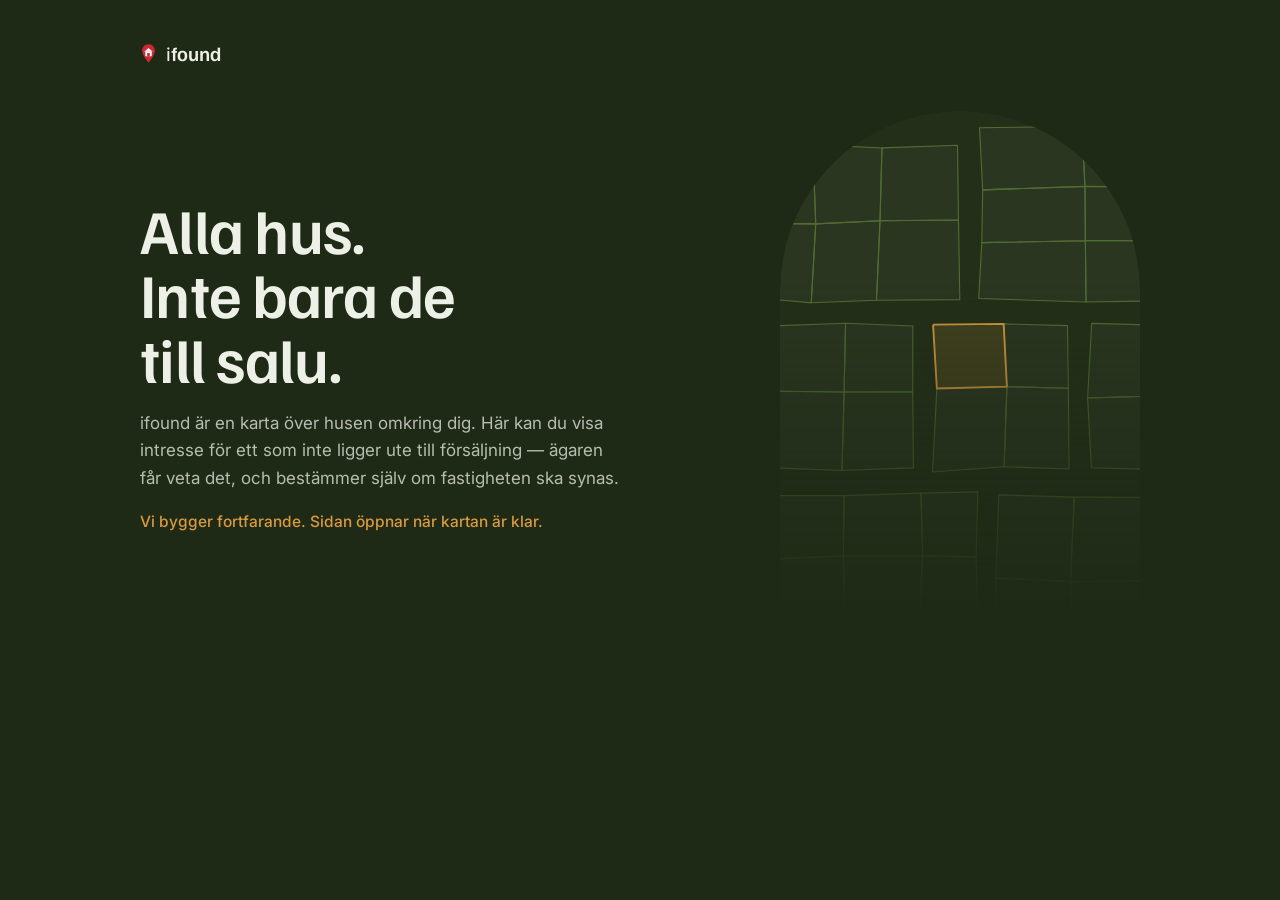
<file: vanta.html>
<!DOCTYPE html>
<html lang="sv">
<head>
<meta charset="UTF-8" />
<title>ifound</title>
<meta name="robots" content="noindex, nofollow" />
<meta name="viewport" content="width=device-width, initial-scale=1.0, viewport-fit=cover" />
<meta name="description" content="ifound är en karta över husen omkring dig, där du kan visa intresse för hus som inte är till salu. Sidan öppnar när kartan är klar." />
<meta name="theme-color" content="#1F2A16" />
<link rel="icon" href="favicon.svg" type="image/svg+xml" />
<link rel="apple-touch-icon" href="apple-touch-icon.png" />
<link rel="preconnect" href="https://fonts.googleapis.com" />
<link rel="preconnect" href="https://fonts.gstatic.com" crossorigin />
<link href="https://fonts.googleapis.com/css2?family=Inter:wght@400;500&family=Familjen+Grotesk:wght@400;500;600&display=swap" rel="stylesheet" />
<style>
  :root{
    --green-900:#1F2A16;
    --green-800:#26331B;
    --green-600:#526D33;
    --honey:#D99A3E;
    --paper:#EDF0E7;
  }
  *{box-sizing:border-box}
  html,body{margin:0;padding:0}
  body{
    background:var(--green-900);
    color:var(--paper);
    font-family:"Inter",system-ui,-apple-system,sans-serif;
    -webkit-font-smoothing:antialiased;
    min-height:100svh;
    display:flex;
    flex-direction:column;
  }
  .wrap{
    width:100%;
    max-width:1080px;
    margin:0 auto;
    padding:28px 16px 56px;
    flex:1;
    display:flex;
    flex-direction:column;
  }

  /* --- logotyp --- */
  .mark{display:flex;align-items:center;gap:9px}
  .mark svg{display:block}
  .mark span{
    font-family:"Familjen Grotesk",system-ui,sans-serif;
    font-size:20px;font-weight:400;letter-spacing:-.005em;
  }
  .mark em{font-style:normal;font-weight:600}

  /* --- komposition --- */
  main{
    flex:1;
    display:flex;
    flex-direction:column;
    gap:34px;
    margin-top:38px;
  }
  main,.copy,.art,.wrap{min-width:0}
  .art{width:100%;max-width:min(300px,80%);align-self:center}
  .art svg{display:block;width:100%;max-width:100%;height:auto}

  h1{
    font-family:"Familjen Grotesk",system-ui,sans-serif;
    font-weight:600;
    font-size:clamp(2.3rem,8.5vw,3.9rem);
    line-height:1.03;
    letter-spacing:-.012em;
    margin:0 0 20px;
    max-width:none;
  }
  .lede{
    margin:0 0 18px;
    font-size:17px;
    line-height:1.62;
    color:rgba(237,240,231,.74);
    max-width:44ch;
  }
  .status{
    margin:0;
    font-size:15.5px;
    font-weight:500;
    line-height:1.55;
    color:var(--honey);
    max-width:48ch;
  }

  /* --- ritningen --- */
  .parcel{fill:rgba(237,240,231,.035);stroke:var(--green-600);stroke-width:1.1;vector-effect:non-scaling-stroke}
  .found-fill{fill:var(--honey);opacity:.17}
  .found-line{fill:none;stroke:var(--honey);stroke-width:2.1;stroke-linejoin:round}
  .archface{fill:#232F19}

  @media (prefers-reduced-motion:no-preference){
    .found-line{stroke-dasharray:330;stroke-dashoffset:330;animation:draw 1.4s cubic-bezier(.3,.7,.3,1) .45s forwards}
    .found-fill{opacity:0;animation:glow .9s ease-out 1.5s forwards}
    @keyframes draw{to{stroke-dashoffset:0}}
    @keyframes glow{to{opacity:.17}}
  }

  @media (min-width:800px){
    .wrap{padding:40px 40px 72px}
    main{
      display:grid;
      grid-template-columns:1.08fr .78fr;
      align-items:start;
      gap:64px;
      margin-top:min(13vh,120px);
    }
    .copy{order:1;padding-top:14px}
    .art{order:2;max-width:360px;align-self:start;justify-self:end;margin-top:-72px}
  }
</style>
</head>
<body>
  <div class="wrap">
    <a class="mark" href="#" aria-label="ifound" style="text-decoration:none;color:inherit;pointer-events:none">
      <svg width="17" height="21" viewBox="0 0 64 78" fill="none" aria-hidden="true"><path d="M32 4C18 4 8 15 8 28C8 46 32 74 32 74S56 46 56 28C56 15 46 4 32 4Z" fill="#CC2936"/><polygon points="16,32 32,18 48,32" fill="#fff"/><rect x="20" y="32" width="24" height="17" rx="1.5" fill="#fff"/><rect x="27" y="37" width="10" height="12" rx="1" fill="#CC2936"/></svg>
      <span>i<em>found</em></span>
    </a>

    <main>
      <div class="art" aria-hidden="true">
        <svg viewBox="0 0 400 560" xmlns="http://www.w3.org/2000/svg">
          <defs>
            <clipPath id="arch">
              <path d="M0,560 L0,200 A200,200 0 0 1 400,200 L400,560 Z"/>
            </clipPath>
            <linearGradient id="fade" x1="0" y1="0" x2="0" y2="1">
              <stop offset="0" stop-color="#fff" stop-opacity="1"/>
              <stop offset=".34" stop-color="#fff" stop-opacity="1"/>
              <stop offset="1" stop-color="#fff" stop-opacity="0"/>
            </linearGradient>
            <mask id="softbottom"><rect width="400" height="560" fill="url(#fade)"/></mask>
          </defs>
          <g clip-path="url(#arch)">
            <g mask="url(#softbottom)">
              <path class="archface" d="M0,560 L0,200 A200,200 0 0 1 400,200 L400,560 Z"/>
              <path class="parcel" d="M-29.4,38.0 L36.4,37.4 L39.7,125.4 L-29.9,125.0 Z"/>
              <path class="parcel" d="M-29.9,125.0 L39.7,125.4 L34.7,213.1 L-28.1,207.4 Z"/>
              <path class="parcel" d="M36.4,37.4 L113.3,41.0 L111.1,121.9 L39.7,125.4 Z"/>
              <path class="parcel" d="M39.7,125.4 L111.1,121.9 L107.2,210.2 L34.7,213.1 Z"/>
              <path class="parcel" d="M113.3,41.0 L197.2,38.0 L198.3,121.1 L111.1,121.9 Z"/>
              <path class="parcel" d="M111.1,121.9 L198.3,121.1 L199.8,209.6 L107.2,210.2 Z"/>
              <path class="parcel" d="M221.7,18.6 L335.7,17.2 L338.8,83.8 L225.2,87.6 Z"/>
              <path class="parcel" d="M225.2,87.6 L338.8,83.8 L339.3,144.2 L224.2,146.2 Z"/>
              <path class="parcel" d="M224.2,146.2 L339.3,144.2 L340.0,212.2 L220.8,208.3 Z"/>
              <path class="parcel" d="M335.7,17.2 L428.8,18.1 L434.6,84.3 L338.8,83.8 Z"/>
              <path class="parcel" d="M338.8,83.8 L434.6,84.3 L435.1,144.2 L339.3,144.2 Z"/>
              <path class="parcel" d="M339.3,144.2 L435.1,144.2 L429.3,210.8 L340.0,212.2 Z"/>
              <path class="parcel" d="M-37.0,239.7 L72.8,235.9 L71.2,312.2 L-42.4,311.0 Z"/>
              <path class="parcel" d="M-42.4,311.0 L71.2,312.2 L68.9,399.5 L-42.6,395.2 Z"/>
              <path class="parcel" d="M72.8,235.9 L147.6,238.9 L147.5,312.1 L71.2,312.2 Z"/>
              <path class="parcel" d="M71.2,312.2 L147.5,312.1 L148.2,396.5 L68.9,399.5 Z"/>
              <path class="parcel" d="M174.3,308.3 L252.1,306.3 L249.0,395.3 L169.4,401.1 Z"/>
              <path class="parcel" d="M248.5,236.5 L319.4,238.5 L320.4,308.1 L252.1,306.3 Z"/>
              <path class="parcel" d="M252.1,306.3 L320.4,308.1 L321.2,397.7 L249.0,395.3 Z"/>
              <path class="parcel" d="M346.3,236.0 L482.0,239.5 L486.8,314.4 L341.8,318.9 Z"/>
              <path class="parcel" d="M341.8,318.9 L486.8,314.4 L486.9,400.4 L346.0,396.4 Z"/>
              <path class="parcel" d="M-21.7,427.3 L71.1,427.4 L70.5,494.5 L-21.6,498.3 Z"/>
              <path class="parcel" d="M-21.6,498.3 L70.5,494.5 L73.6,608.3 L-19.4,604.7 Z"/>
              <path class="parcel" d="M71.1,427.4 L156.6,424.6 L158.5,494.3 L70.5,494.5 Z"/>
              <path class="parcel" d="M70.5,494.5 L158.5,494.3 L152.7,604.5 L73.6,608.3 Z"/>
              <path class="parcel" d="M156.6,424.6 L219.7,423.2 L217.9,495.4 L158.5,494.3 Z"/>
              <path class="parcel" d="M158.5,494.3 L217.9,495.4 L220.5,603.6 L152.7,604.5 Z"/>
              <path class="parcel" d="M243.2,426.5 L327.0,429.0 L322.7,522.9 L239.7,519.0 Z"/>
              <path class="parcel" d="M239.7,519.0 L322.7,522.9 L325.6,607.5 L238.9,608.6 Z"/>
              <path class="parcel" d="M327.0,429.0 L440.8,429.2 L439.3,522.3 L322.7,522.9 Z"/>
              <path class="parcel" d="M322.7,522.9 L439.3,522.3 L443.5,608.6 L325.6,607.5 Z"/>

              <path class="found-fill" d="M170.1,237.3 L248.5,236.5 L252.1,306.3 L174.3,308.3 Z"/>
              <path class="found-line" d="M170.1,237.3 L248.5,236.5 L252.1,306.3 L174.3,308.3 Z"/>
            </g>
          </g>
        </svg>
      </div>

      <div class="copy">
        <h1>Alla hus.<br />Inte bara de<br />till salu.</h1>
        <p class="lede">ifound är en karta över husen omkring dig. Här kan du visa intresse för ett som inte ligger ute till försäljning — ägaren får veta det, och bestämmer själv om fastigheten ska synas.</p>
        <p class="status">Vi bygger fortfarande. Sidan öppnar när kartan är klar.</p>
      </div>
    </main>
  </div>
</body>
</html>
</file>
